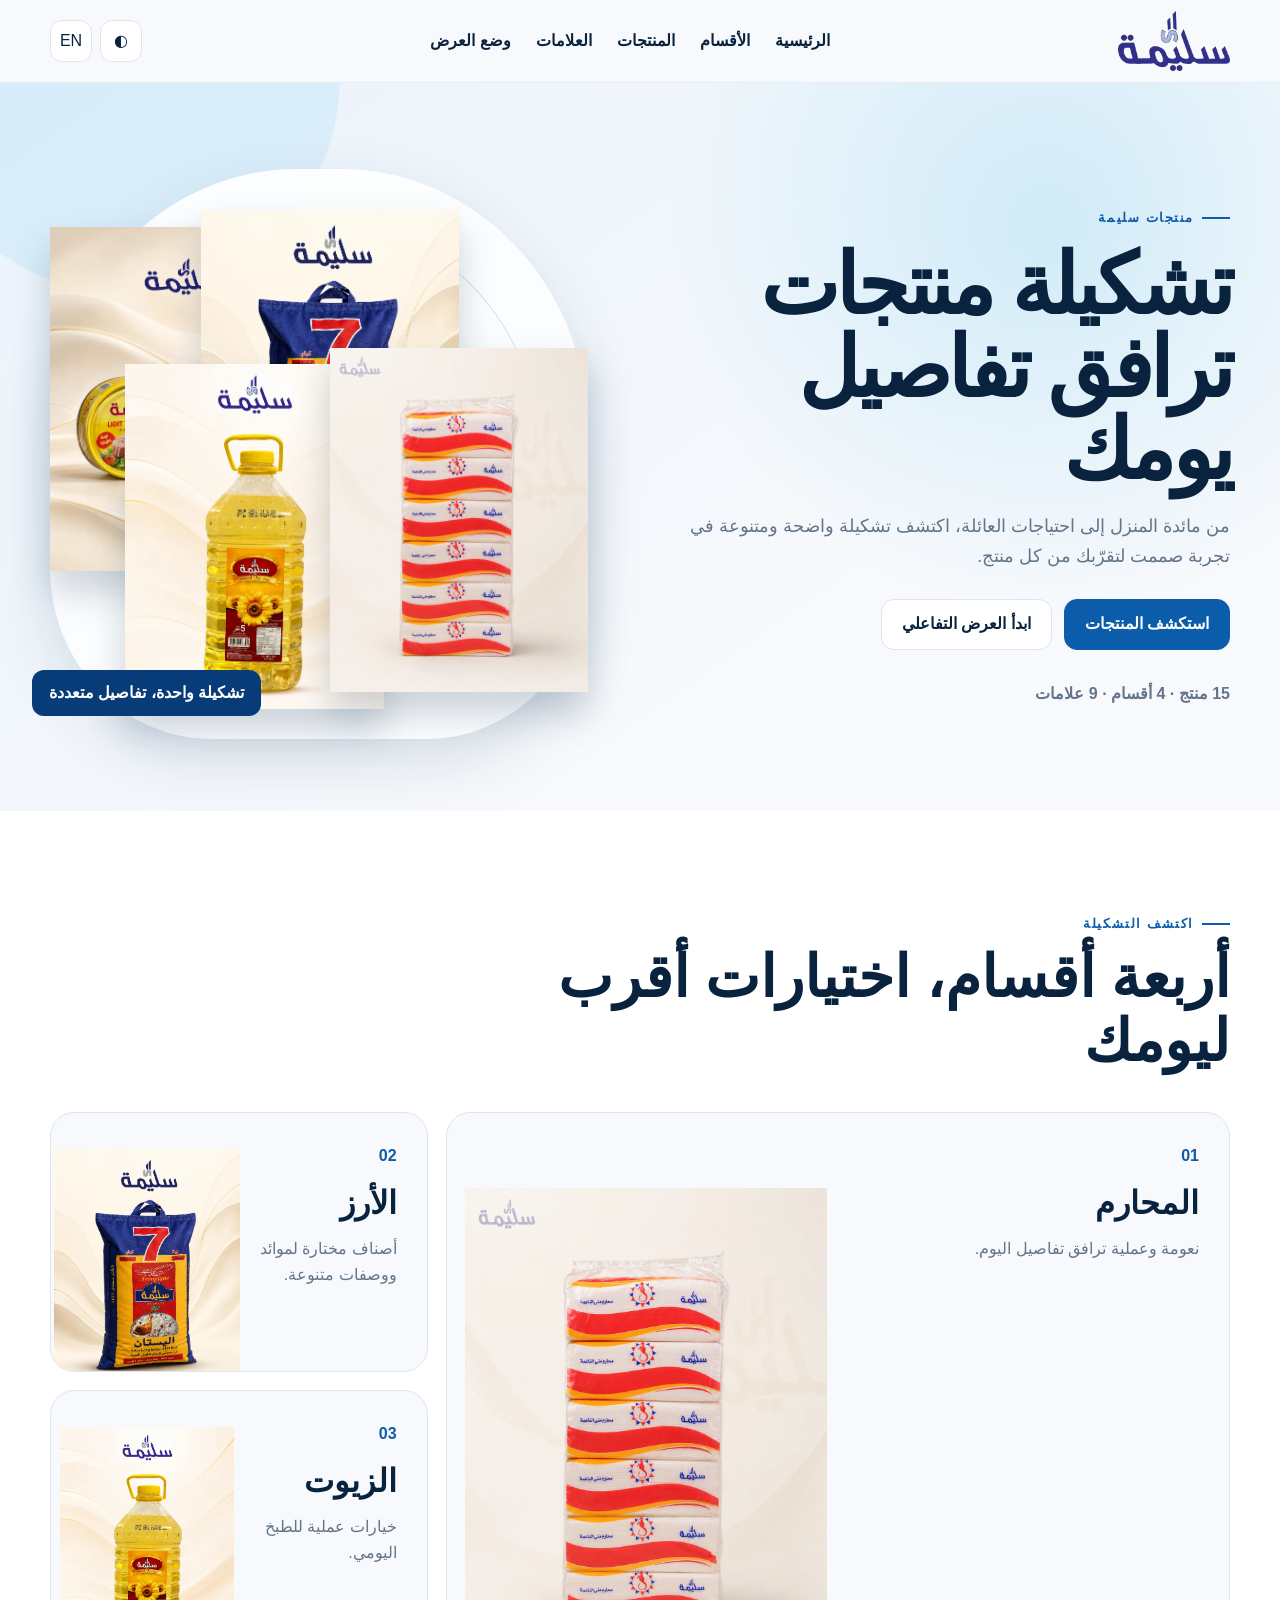
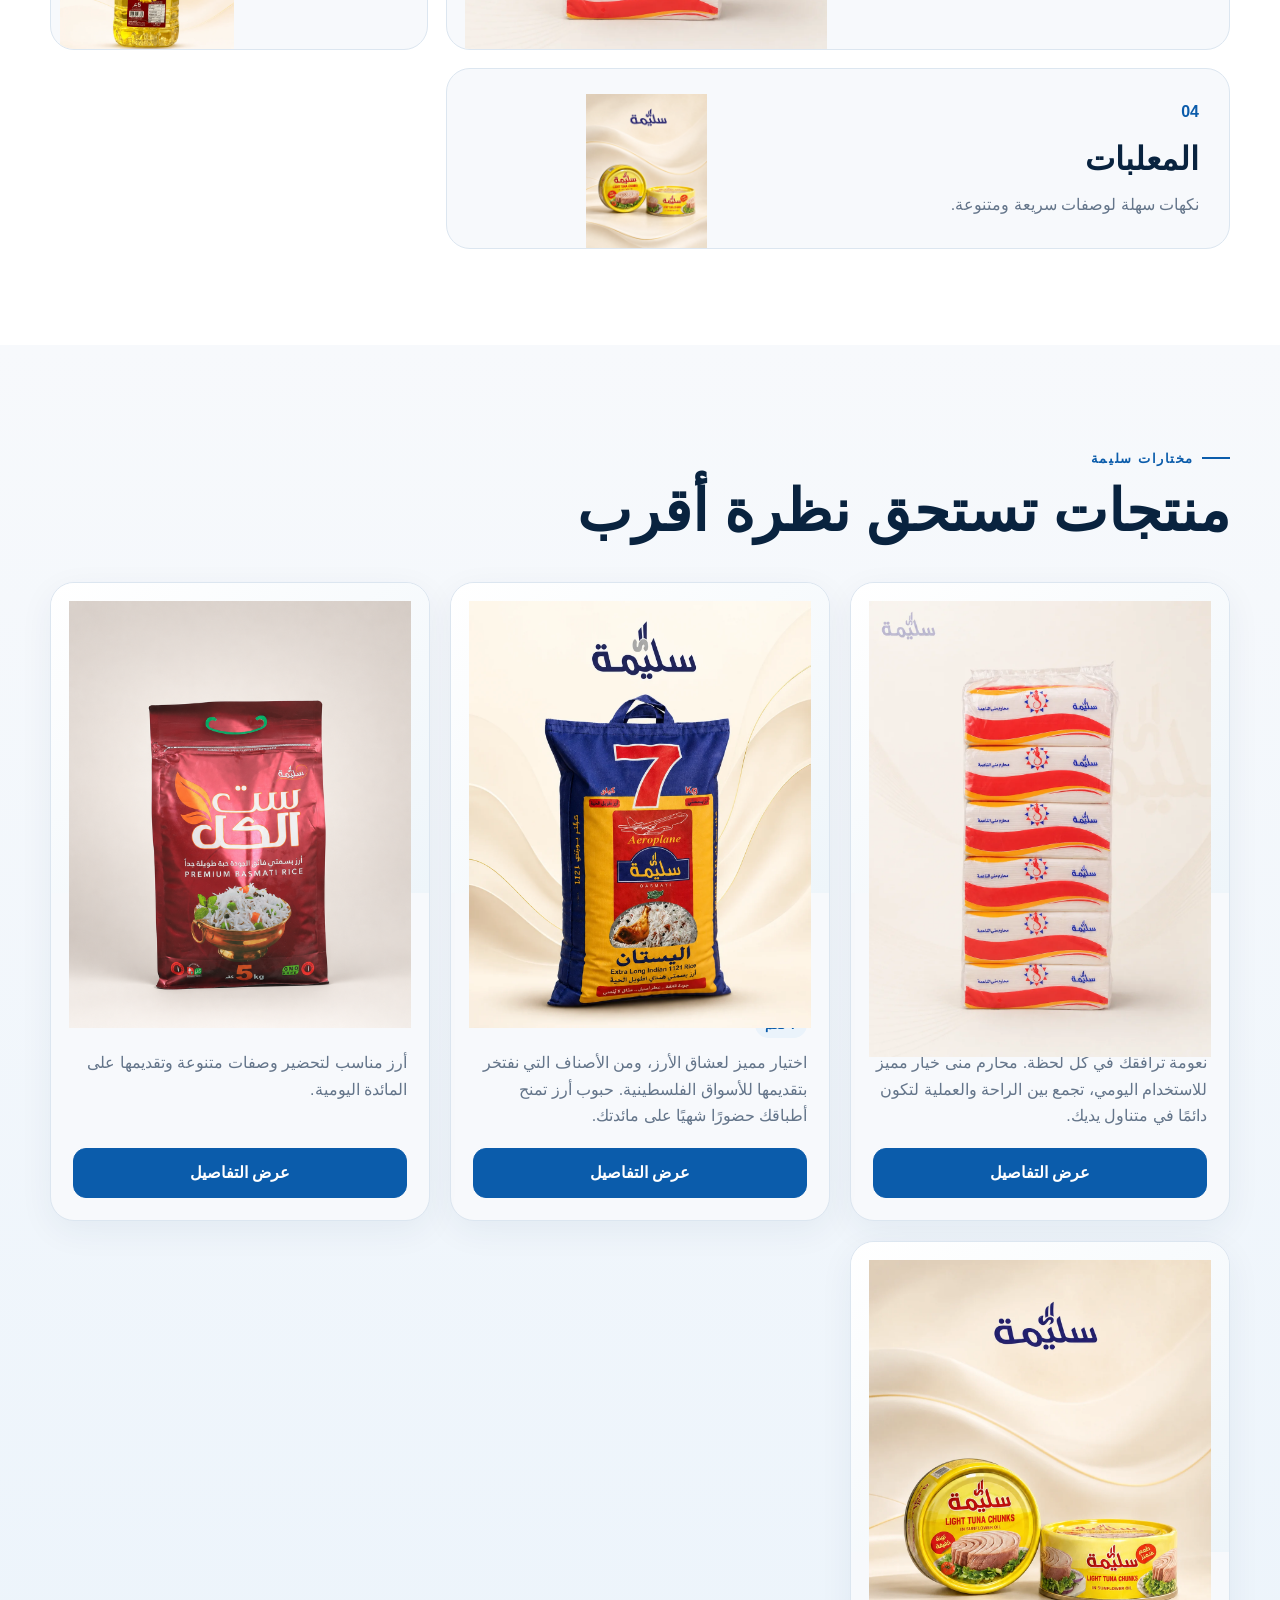
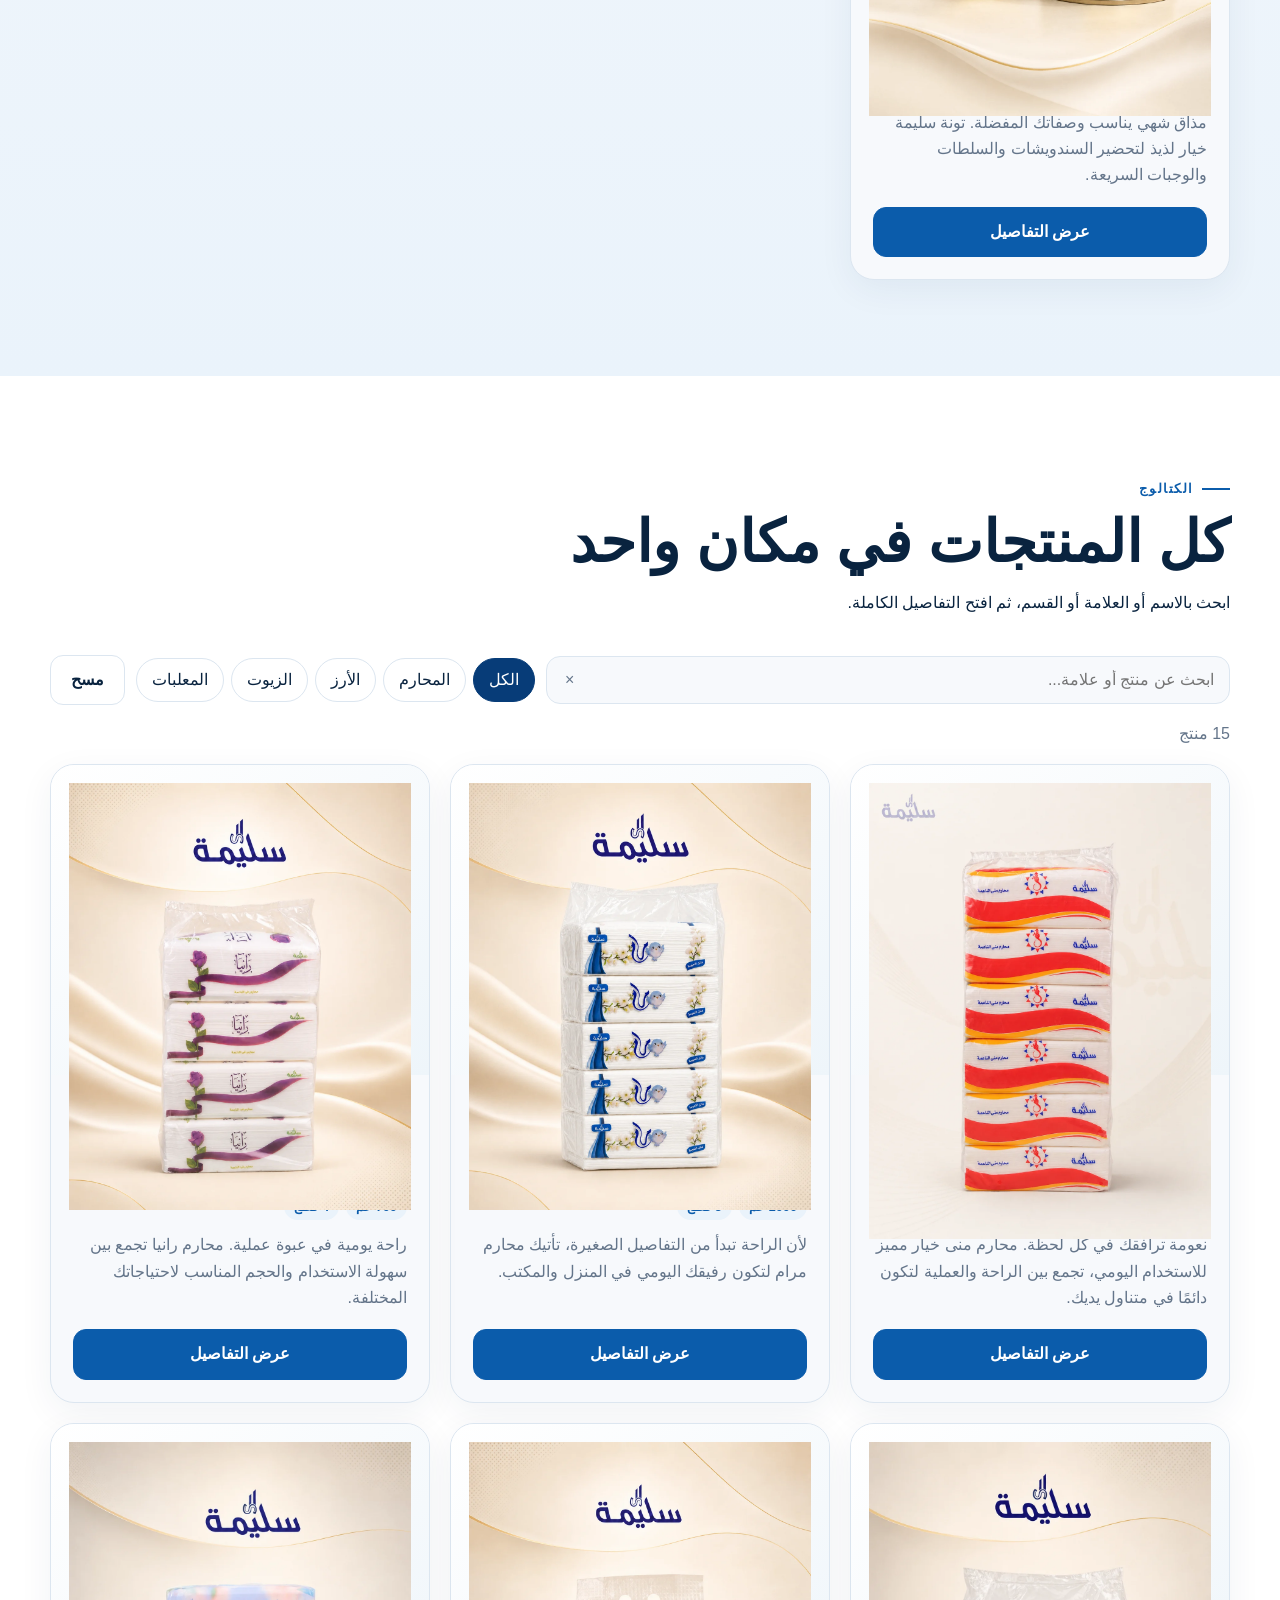
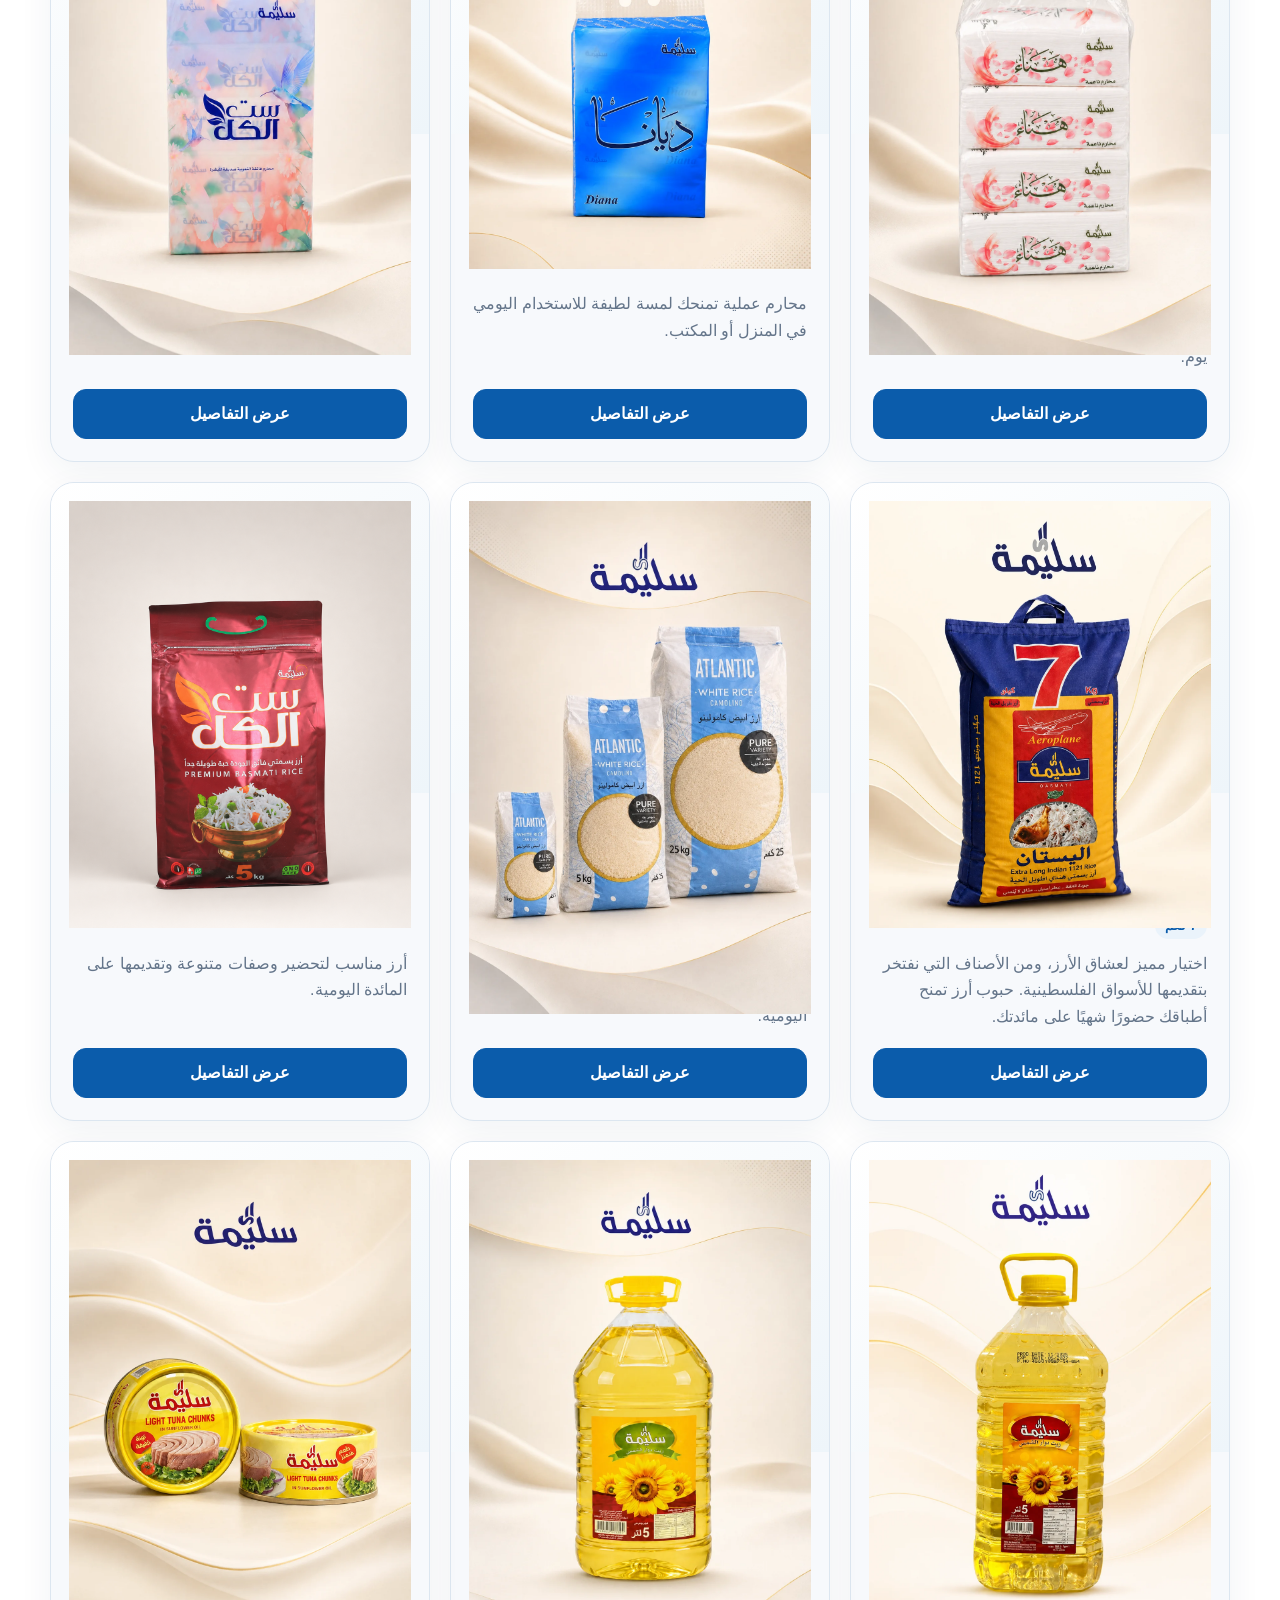
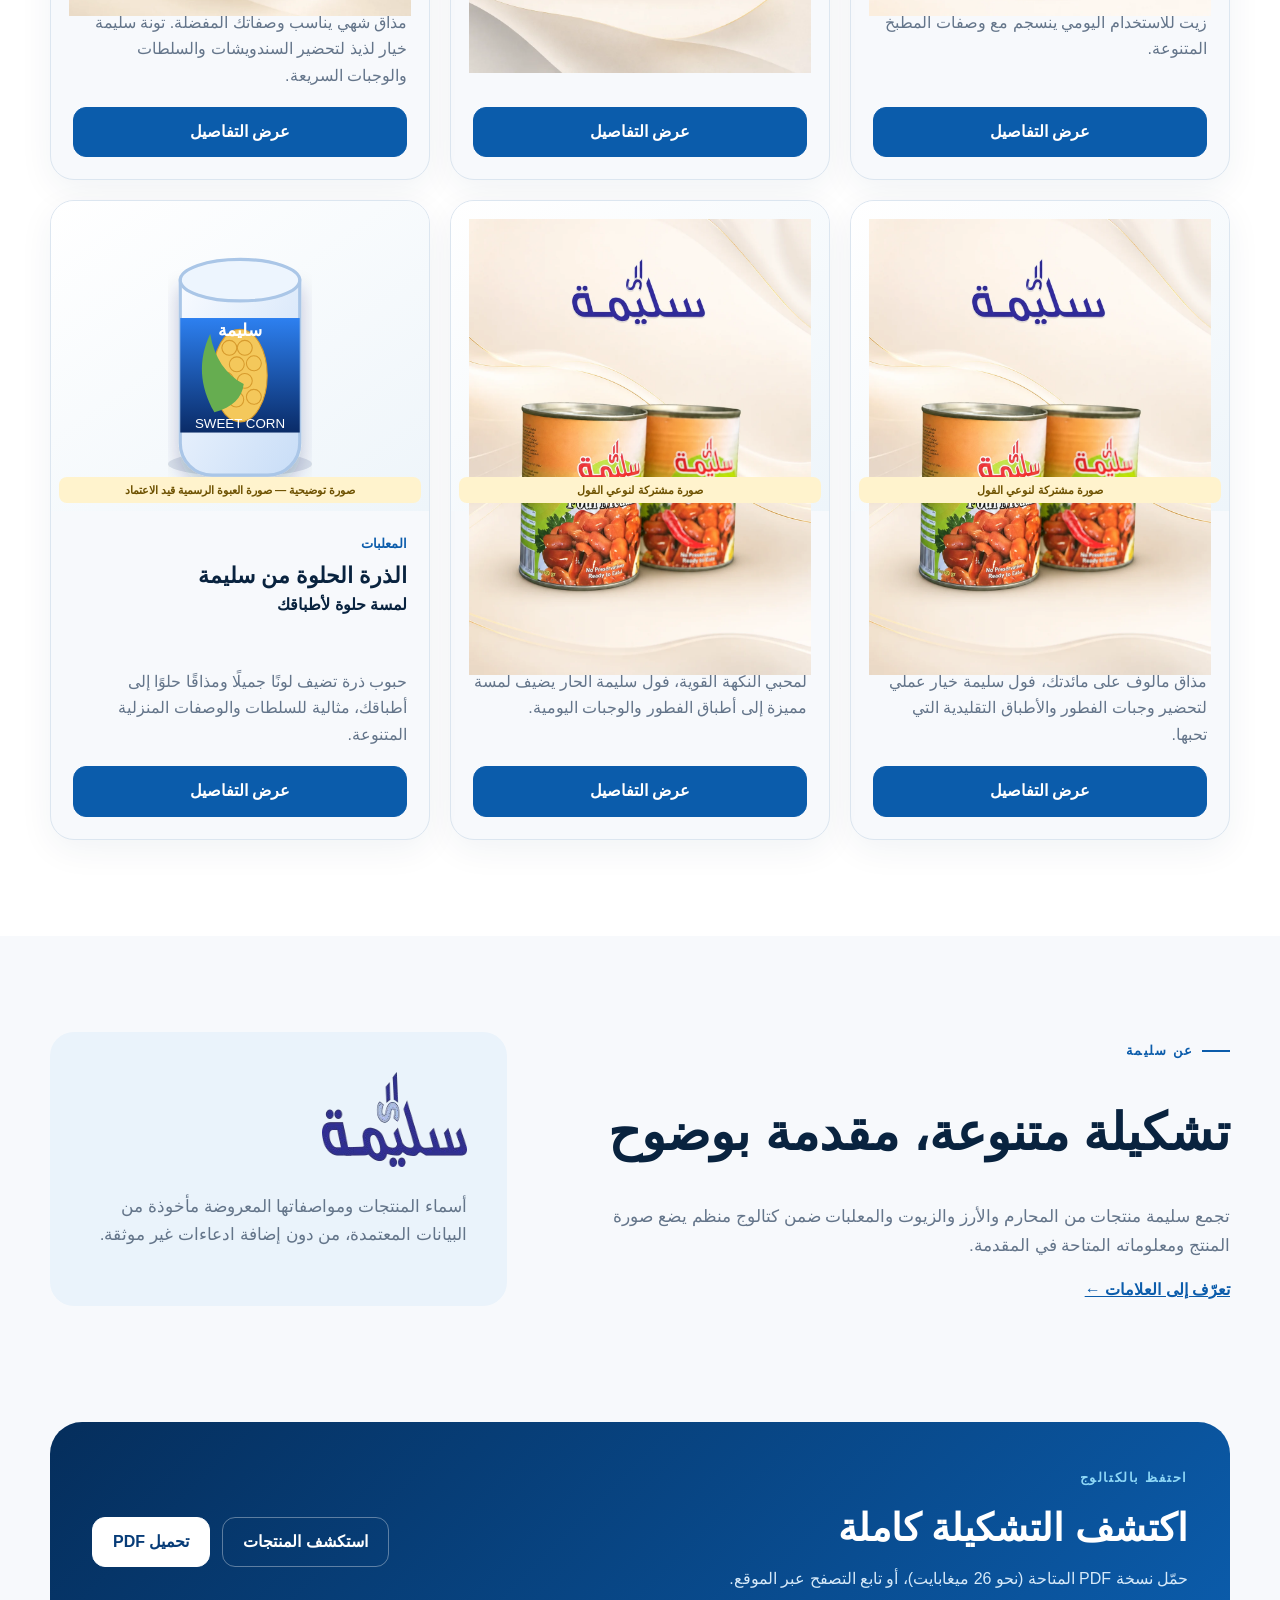
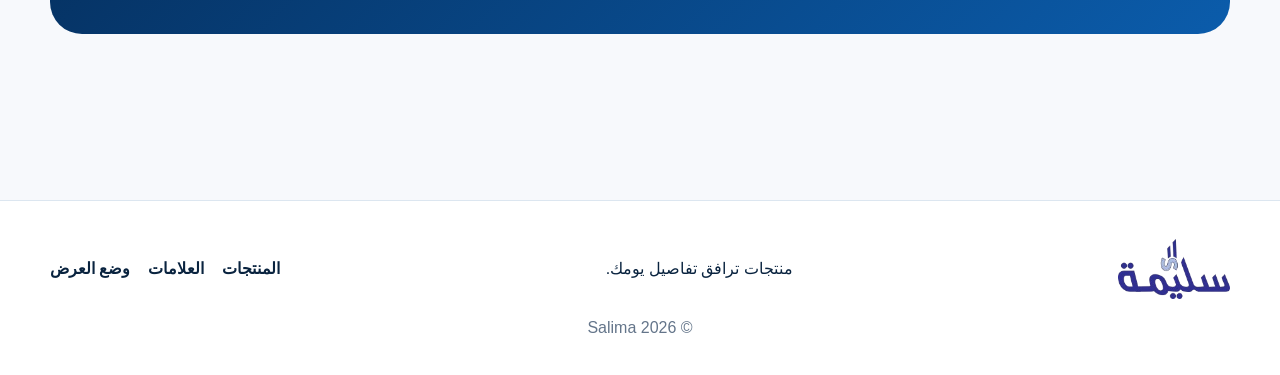
<file: index.html>
<!doctype html>
<html lang="ar" dir="rtl" data-theme="light">
<head>
  <meta charset="utf-8"><meta name="viewport" content="width=device-width,initial-scale=1">
  <meta name="description" content="سليمة — تشكيلة منتجات ترافق تفاصيل يومك."><meta name="theme-color" content="#073c78">
  <meta property="og:site_name" content="سليمة | Salima"><meta property="og:title" content="سليمة | منتجات ترافق تفاصيل يومك"><meta property="og:description" content="اكتشف تشكيلة سليمة من المحارم والأرز والزيوت والمعلبات."><meta property="og:type" content="website"><meta property="og:url" content="https://salima.ahmad150.com/"><meta property="og:image" content="https://salima.ahmad150.com/assets/images/logo.png">
  <meta name="twitter:card" content="summary"><meta name="twitter:title" content="سليمة | منتجات ترافق تفاصيل يومك"><meta name="twitter:image" content="https://salima.ahmad150.com/assets/images/logo.png">
  <link rel="canonical" href="https://salima.ahmad150.com/"><link rel="icon" href="assets/images/logo.png"><link rel="stylesheet" href="css/style.css"><link rel="stylesheet" href="css/review.css"><title>سليمة | منتجات ترافق تفاصيل يومك</title>
</head>
<body><a class="skip-link" href="#main" data-i18n="skip">انتقل إلى المحتوى</a>
<header class="site-header"><div class="container nav-shell"><a class="logo-link" href="index.html" aria-label="سليمة"><img src="assets/images/logo.png" alt="شعار سليمة" width="142" height="76"></a><button class="menu-btn" id="menuBtn" aria-expanded="false" aria-controls="mainNav" aria-label="فتح القائمة">☰</button><nav id="mainNav"><a href="#home" data-i18n="home">الرئيسية</a><a href="#categories" data-i18n="categories">الأقسام</a><a href="#products" data-i18n="products">المنتجات</a><a href="brands.html" data-i18n="brands">العلامات</a><a href="showcase.html" data-i18n="showcase">وضع العرض</a></nav><div class="nav-actions"><button class="icon-btn" id="themeToggle" aria-label="تبديل المظهر">◐</button><button class="language-btn" id="languageToggle" aria-label="Change language">EN</button></div></div></header>
<main id="main">
  <section class="hero" id="home"><div class="hero-orb"></div><div class="container hero-grid"><div class="hero-copy"><span class="eyebrow" data-i18n="heroEyebrow">منتجات سليمة</span><h1 data-i18n="heroTitle">تشكيلة منتجات ترافق تفاصيل يومك</h1><p data-i18n="heroText">من مائدة المنزل إلى احتياجات العائلة، اكتشف تشكيلة واضحة ومتنوعة في تجربة صممت لتقرّبك من كل منتج.</p><div class="actions"><a class="primary-btn" href="#products" data-i18n="browse">استكشف المنتجات</a><a class="secondary-btn" href="showcase.html" data-i18n="startShowcase">ابدأ العرض التفاعلي <span aria-hidden="true">↗</span></a></div><div class="data-strip" id="dataStrip"></div></div><div class="hero-media"><span class="hero-label" data-i18n="heroLabel">تشكيلة واحدة، تفاصيل متعددة</span><div class="hero-products"><img src="assets/products/unified/tissues-mona-stack.webp" alt="محارم منى" fetchpriority="high"><img src="assets/products/unified/rice-aeroplane.webp" alt="أرز البستان AEROPLANE" fetchpriority="high"><img src="assets/products/unified/oil-salima-front.webp" alt="زيت سليمة" fetchpriority="high"><img src="assets/products/unified/canned-tuna.webp" alt="تونة سليمة" fetchpriority="high"></div></div></div></section>
  <section class="section category-section" id="categories"><div class="container"><div class="section-head"><span data-i18n="discover">اكتشف التشكيلة</span><h2 data-i18n="categoryTitle">أربعة أقسام، اختيارات أقرب ليومك</h2></div><div class="category-grid" id="categoryGrid"></div></div></section>
  <section class="section featured-section"><div class="container"><div class="section-head"><span data-i18n="selected">مختارات سليمة</span><h2 data-i18n="selectedTitle">منتجات تستحق نظرة أقرب</h2></div><div class="featured-grid" id="featuredGrid"></div></div></section>
  <section class="section products-section" id="products"><div class="container"><div class="section-head"><span data-i18n="catalog">الكتالوج</span><h2 data-i18n="productsTitle">كل المنتجات في مكان واحد</h2><p data-i18n="productsText">ابحث بالاسم أو العلامة أو القسم، ثم افتح التفاصيل الكاملة.</p></div><div class="catalog-toolbar"><label class="search-box"><span class="sr-only" data-i18n="searchLabel">البحث</span><input id="productSearch" type="search" autocomplete="off" placeholder="ابحث عن منتج..." data-i18n-placeholder="searchPlaceholder"><button id="clearSearch" aria-label="مسح البحث">×</button></label><div class="filter-list" id="filterList"></div><button class="secondary-btn compact" id="clearFilters" data-i18n="clear">مسح</button></div><p class="results-summary" id="resultsSummary" aria-live="polite"></p><div class="products-grid" id="productsGrid"></div><div class="empty-state" id="emptyState" hidden><h3 data-i18n="noResults">لا توجد نتائج مطابقة</h3></div></div></section>
  <section class="section brand-story" id="about"><div class="container story-grid"><div><span class="eyebrow" data-i18n="about">عن سليمة</span><h2 data-i18n="aboutTitle">تشكيلة متنوعة، مقدمة بوضوح</h2><p data-i18n="aboutText">تجمع سليمة منتجات من المحارم والأرز والزيوت والمعلبات ضمن كتالوج منظم يضع صورة المنتج ومعلوماته المتاحة في المقدمة.</p><a class="text-link" href="brands.html" data-i18n="allBrands">تعرّف إلى العلامات ←</a></div><div class="story-note"><img src="assets/images/logo.png" alt="" width="178" height="95" loading="lazy"><p data-i18n="storyNote">أسماء المنتجات ومواصفاتها المعروضة مأخوذة من البيانات المعتمدة، من دون إضافة ادعاءات غير موثقة.</p></div></div></section>
  <section class="section catalog-download"><div class="container download-card"><div><span data-i18n="keepCatalog">احتفظ بالكتالوج</span><h2 data-i18n="pdfTitle">اكتشف التشكيلة كاملة</h2><p data-i18n="pdfText">حمّل نسخة PDF المتاحة (نحو 26 ميغابايت)، أو تابع التصفح عبر الموقع.</p></div><div class="actions"><a class="secondary-btn" href="#products" data-i18n="browse">استكشف المنتجات</a><a class="primary-btn light" href="assets/catalog/salima-catalog.pdf" download data-i18n="download">تحميل PDF</a></div></div></section>
</main>
<footer><div class="container footer-grid"><a class="logo-link" href="index.html"><img src="assets/images/logo.png" alt="شعار سليمة" width="142" height="76" loading="lazy"></a><p data-i18n="footerText">منتجات ترافق تفاصيل يومك.</p><nav><a href="#products" data-i18n="products">المنتجات</a><a href="brands.html" data-i18n="brands">العلامات</a><a href="showcase.html" data-i18n="showcase">وضع العرض</a></nav></div><p class="copyright">© <span id="year"></span> Salima</p></footer>
<dialog class="product-modal" id="productModal" aria-labelledby="modalTitle"><div class="modal-card"><button class="modal-close" id="modalClose" aria-label="إغلاق">×</button><div class="modal-media"><img id="modalImage" alt=""></div><div class="modal-copy"><span class="product-category" id="modalCategory"></span><h2 id="modalTitle"></h2><p class="tagline" id="modalTagline"></p><div class="spec-chips" id="modalSpecs"></div><p id="modalDescription"></p><div class="modal-actions"><button class="secondary-btn" id="shareProduct" data-i18n="share">مشاركة</button><button class="secondary-btn" id="copyProduct" data-i18n="copy">نسخ الرابط</button><a class="primary-btn" id="productPageLink" href="product.html" data-i18n="openPage">عرض التفاصيل</a></div></div></div></dialog><div class="toast" id="toast" role="status" aria-live="polite"></div>
<script src="js/products.js"></script><script src="js/main.js"></script></body></html>
</file>
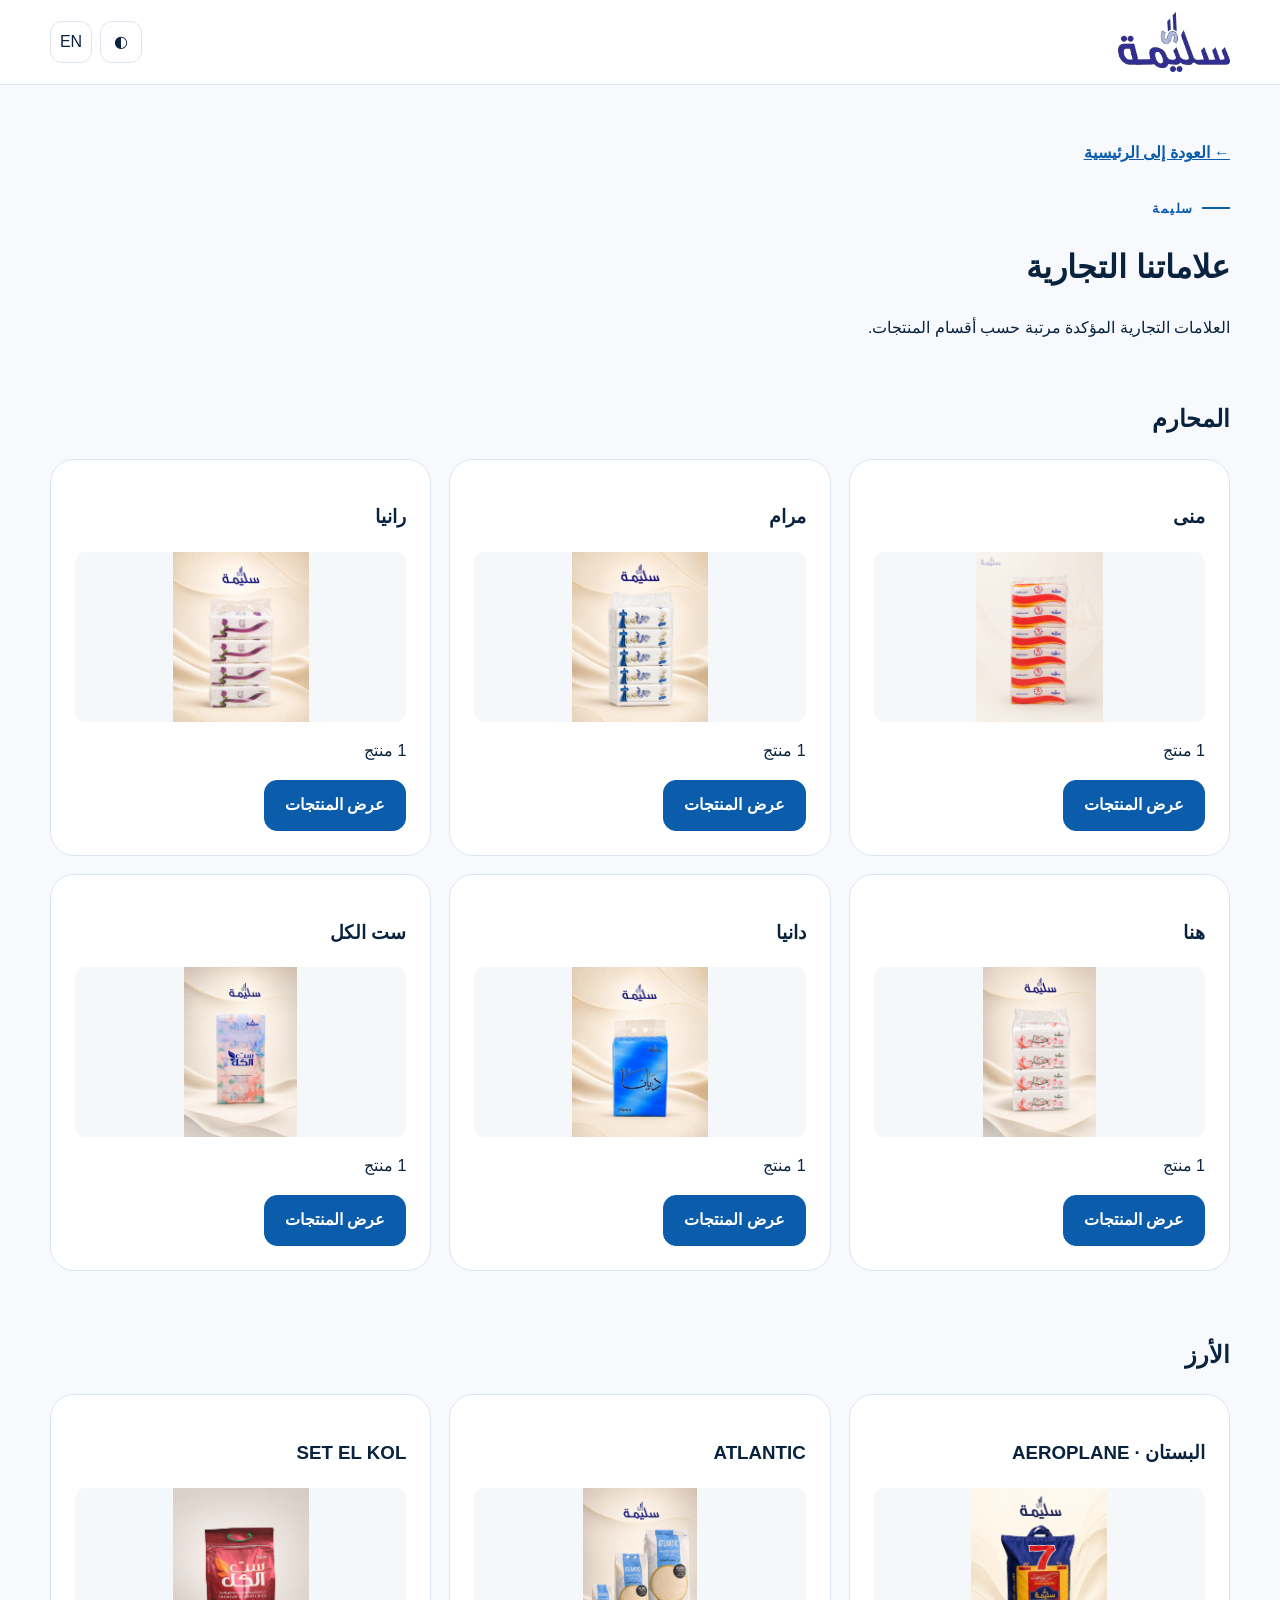
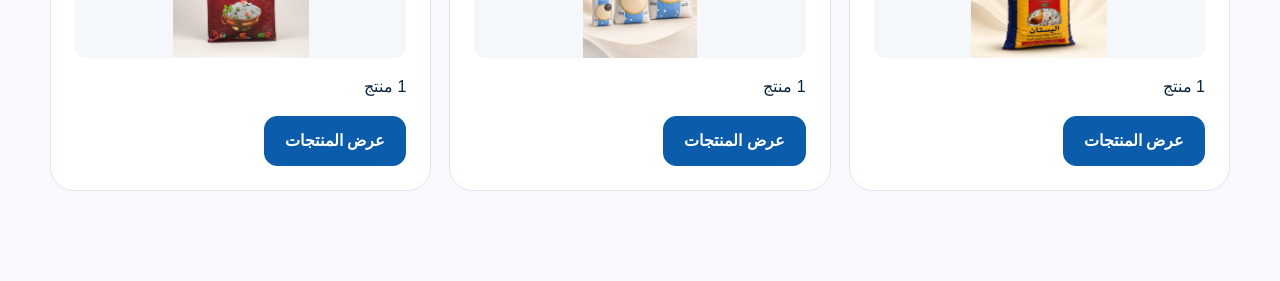
<file: brands.html>
<!doctype html>
<html lang="ar" dir="rtl" data-theme="light">
<head>
  <meta charset="utf-8"><meta name="viewport" content="width=device-width,initial-scale=1">
  <meta name="description" content="علامات سليمة التجارية والمنتجات التابعة لكل علامة.">
  <meta property="og:site_name" content="سليمة | Salima"><meta property="og:title" content="علاماتنا التجارية | سليمة"><meta property="og:type" content="website"><meta property="og:url" content="https://salima.ahmad150.com/brands.html"><meta property="og:image" content="https://salima.ahmad150.com/assets/images/logo.png"><link rel="canonical" href="https://salima.ahmad150.com/brands.html">
  <link rel="icon" href="assets/images/logo.png" type="image/png"><link rel="stylesheet" href="css/style.css"><title>علاماتنا التجارية | سليمة</title>
</head>
<body class="brands-page-body">
  <header class="page-header"><div class="container"><a class="logo-link" href="index.html"><img src="assets/images/logo.png" alt="شعار سليمة" width="142" height="76"></a><div class="nav-actions"><button class="icon-btn" id="pageTheme" type="button" aria-label="تبديل المظهر">◐</button><button class="language-btn" id="pageLanguage" type="button" aria-label="Change language">EN</button></div></div></header>
  <main class="page-main"><div class="container"><a class="back-link" href="index.html" id="backLink">← العودة إلى الرئيسية</a><div class="section-head"><span id="pageKicker">سليمة</span><h1 id="pageTitle">علاماتنا التجارية</h1><p id="pageIntro">العلامات التجارية المؤكدة مرتبة حسب أقسام المنتجات.</p></div><div class="brand-filter-banner" id="brandFilterBanner" hidden></div><div class="brands-groups" id="brandsGroups"></div></div></main>
  <script src="js/products.js"></script><script src="js/brands.js"></script>
</body>
</html>
</file>
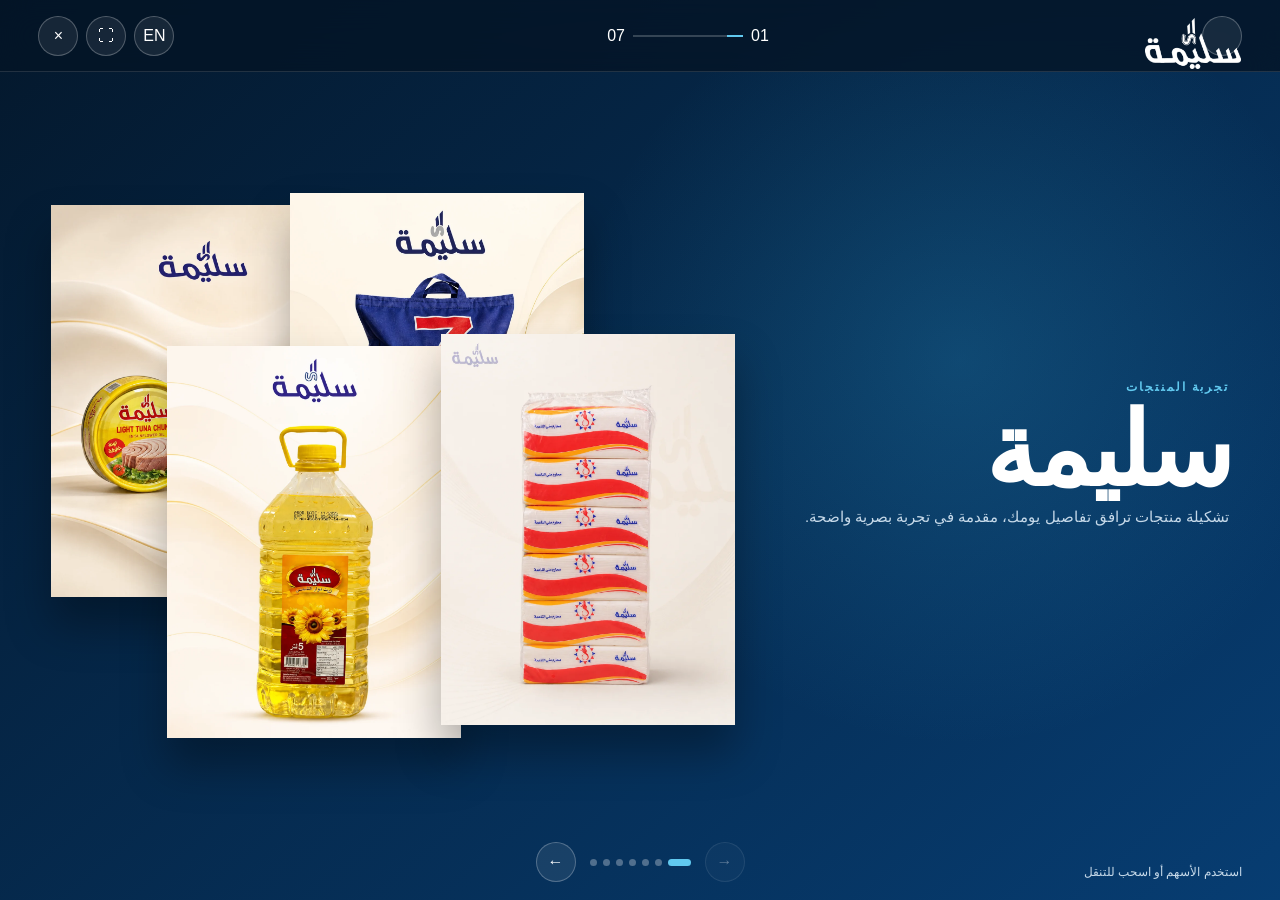
<file: showcase.html>
<!doctype html>
<html lang="ar" dir="rtl">
<head>
  <meta charset="utf-8">
  <meta name="viewport" content="width=device-width,initial-scale=1">
  <meta name="description" content="عرض تفاعلي لمنتجات سليمة">
  <meta property="og:title" content="عرض سليمة التفاعلي">
  <meta property="og:description" content="تجربة عرض لمنتجات سليمة وأقسامها">
  <meta property="og:type" content="website">
  <meta property="og:url" content="https://salima.ahmad150.com/showcase.html">
  <meta property="og:image" content="https://salima.ahmad150.com/assets/images/logo.png">
  <link rel="canonical" href="https://salima.ahmad150.com/showcase.html">
  <link rel="icon" href="assets/images/logo.png">
  <link rel="stylesheet" href="css/showcase.css">
  <title>عرض سليمة التفاعلي</title>
</head>
<body>
  <header class="showcase-bar">
    <a href="index.html" class="show-logo" aria-label="سليمة"><img src="assets/images/logo.png" alt="سليمة"></a>
    <div class="show-progress"><span id="currentSlide">01</span><i><b id="progressBar"></b></i><span id="totalSlides">07</span></div>
    <div>
      <button id="showLanguage" aria-label="Change language">EN</button>
      <button id="fullscreen" aria-label="ملء الشاشة">⛶</button>
      <a href="index.html" aria-label="إغلاق العرض">×</a>
    </div>
  </header>
  <main class="showcase" id="showcase" aria-live="polite"></main>
  <nav class="show-controls" aria-label="التنقل بين المشاهد">
    <button id="prev" aria-label="السابق">→</button><div id="dots"></div><button id="next" aria-label="التالي">←</button>
  </nav>
  <p class="show-hint" id="hint">استخدم الأسهم أو اسحب للتنقل</p>
  <script src="js/products.js"></script>
  <script src="js/showcase.js"></script>
</body>
</html>
</file>
<file: css/style.css>
:root{--navy:#073c78;--blue:#0b5cab;--cyan:#3eb7e8;--ink:#09233f;--muted:#64758a;--bg:#f7f9fc;--surface:#fff;--soft:#eaf3fb;--line:#dce6f0;--shadow:0 22px 60px rgba(5,45,88,.13);--radius:24px}html[data-theme=dark]{--ink:#f4f8fc;--muted:#afc0d2;--bg:#071626;--surface:#0d2135;--soft:#102b47;--line:#23415e;--navy:#64bdf0;--blue:#73c9f3;--shadow:0 22px 60px rgba(0,0,0,.28)}*{box-sizing:border-box}html{scroll-behavior:smooth}body{margin:0;background:var(--bg);color:var(--ink);font-family:Tajawal,Arial,sans-serif;line-height:1.65}img{max-width:100%;display:block}button,input{font:inherit}button,a{color:inherit}.container{width:min(1180px,calc(100% - 40px));margin:auto}.section{padding:96px 0}.skip-link{position:fixed;z-index:99;top:8px;inset-inline-start:8px;transform:translateY(-150%);padding:10px;background:var(--surface)}.skip-link:focus{transform:none}.site-header{position:sticky;z-index:30;top:0;border-bottom:1px solid color-mix(in srgb,var(--line) 75%,transparent);background:color-mix(in srgb,var(--bg) 88%,transparent);backdrop-filter:blur(18px)}.nav-shell{height:82px;display:flex;align-items:center;gap:28px}.logo-link img{width:112px;height:60px;object-fit:contain}.nav-shell nav{display:flex;align-items:center;gap:25px;margin-inline:auto}.nav-shell nav a,.footer-grid a{text-decoration:none;font-weight:700}.nav-actions{display:flex;gap:8px}.icon-btn,.language-btn,.menu-btn{min-width:42px;height:42px;border:1px solid var(--line);border-radius:12px;background:var(--surface);cursor:pointer}.menu-btn{display:none}.hero{position:relative;overflow:hidden;padding:86px 0 72px;background:radial-gradient(circle at 82% 20%,rgba(62,183,232,.2),transparent 32%),linear-gradient(145deg,var(--soft),var(--bg) 67%)}.hero-orb{position:absolute;width:430px;height:430px;border-radius:50%;inset:-220px auto auto -90px;background:rgba(62,183,232,.11)}.hero-grid{display:grid;grid-template-columns:1.03fr .97fr;gap:70px;align-items:center}.hero-copy{position:relative;z-index:1}.eyebrow,.section-head>span,.download-card>div>span{display:inline-flex;align-items:center;gap:8px;color:var(--blue);font-size:.82rem;font-weight:800;letter-spacing:.12em;text-transform:uppercase}.eyebrow:before,.section-head>span:before{content:"";width:28px;height:2px;background:currentColor}.hero h1{max-width:700px;margin:15px 0 20px;font-size:clamp(3rem,6.6vw,6rem);line-height:.98;letter-spacing:-.045em}.hero p{max-width:630px;color:var(--muted);font-size:1.12rem}.actions{display:flex;flex-wrap:wrap;gap:12px;margin-top:28px}.primary-btn,.secondary-btn,.product-button{min-height:48px;display:inline-flex;align-items:center;justify-content:center;gap:9px;padding:11px 20px;border-radius:13px;text-decoration:none;font-weight:800;cursor:pointer}.primary-btn,.product-button{border:1px solid var(--blue);background:var(--blue);color:#fff}.secondary-btn{border:1px solid var(--line);background:var(--surface);color:var(--ink)}.secondary-btn.compact{min-height:44px}.primary-btn.light{border-color:#fff;background:#fff;color:#073c78}.data-strip{margin-top:31px;color:var(--muted);font-weight:700}.hero-media{position:relative;display:grid;place-items:center;min-height:570px;border-radius:46% 46% 30% 30%;background:linear-gradient(145deg,#fff,rgba(255,255,255,.56));box-shadow:var(--shadow)}.hero-media:before{content:"";position:absolute;inset:9%;border:1px solid rgba(11,92,171,.16);border-radius:50%}.hero-media img{position:relative;width:92%;height:550px;object-fit:contain;filter:drop-shadow(0 25px 25px rgba(7,40,70,.18))}.hero-label{position:absolute;z-index:2;bottom:23px;inset-inline-end:-18px;padding:10px 17px;border-radius:12px;background:var(--navy);color:#fff;font-weight:800}.section-head{max-width:720px;margin-bottom:38px}.section-head h2{margin:10px 0 0;font-size:clamp(2rem,4.5vw,3.8rem);line-height:1.12}.category-section{background:var(--surface)}.category-grid{display:grid;grid-template-columns:1.35fr .65fr;grid-template-rows:repeat(2,260px);gap:18px}.category-card{position:relative;display:flex;overflow:hidden;min-width:0;padding:30px;border:1px solid var(--line);border-radius:var(--radius);background:var(--bg);text-decoration:none}.category-card:first-child{grid-row:1/3}.category-card div{position:relative;z-index:2;max-width:55%}.category-card span{color:var(--blue);font-weight:800}.category-card h3{margin:8px 0 6px;font-size:2rem}.category-card p{margin:0;color:var(--muted)}.category-card img{position:absolute;width:55%;height:90%;inset-inline-end:-2%;bottom:-4%;object-fit:contain;transition:transform .3s}.category-card:hover img{transform:translateY(-8px) scale(1.03)}.featured-section{background:linear-gradient(180deg,var(--bg),var(--soft))}.featured-grid{display:grid;grid-template-columns:repeat(3,minmax(0,1fr));gap:20px}.products-section{background:var(--surface)}.catalog-toolbar{display:flex;flex-wrap:wrap;gap:11px;align-items:center;margin-bottom:16px}.search-box{display:flex;flex:1 1 320px;min-height:48px;border:1px solid var(--line);border-radius:14px;background:var(--bg);overflow:hidden}.search-box input{width:100%;border:0;padding:10px 15px;background:transparent;color:var(--ink);outline:0}.search-box button{width:48px;border:0;background:transparent;color:var(--muted);cursor:pointer}.filter-list{display:flex;flex-wrap:wrap;gap:7px}.filter-btn{min-height:44px;padding:8px 15px;border:1px solid var(--line);border-radius:99px;background:var(--surface);color:var(--ink);cursor:pointer}.filter-btn.active{background:var(--navy);border-color:var(--navy);color:#fff}.results-summary{color:var(--muted)}.products-grid{display:grid;grid-template-columns:repeat(3,minmax(0,1fr));gap:20px}.product-card{display:flex;min-width:0;flex-direction:column;overflow:hidden;border:1px solid var(--line);border-radius:var(--radius);background:var(--bg);box-shadow:0 10px 35px rgba(5,45,88,.06);transition:transform .25s,box-shadow .25s}.product-card:hover{transform:translateY(-5px);box-shadow:var(--shadow)}.product-media{display:grid;height:310px;place-items:center;padding:18px;background:linear-gradient(145deg,#fff,#eef5fa)}.product-media img{width:100%;height:100%;object-fit:contain}.product-body{display:flex;flex:1;flex-direction:column;padding:22px}.product-category{color:var(--blue);font-size:.8rem;font-weight:800}.product-body h3{margin:7px 0 2px;font-size:1.35rem;line-height:1.3}.tagline{margin:0 0 12px;color:var(--ink);font-weight:700}.spec-chips{display:flex;flex-wrap:wrap;gap:7px;min-height:27px;margin-bottom:12px}.spec-chips span{padding:3px 10px;border-radius:99px;background:var(--soft);color:var(--blue);font-size:.8rem;font-weight:800}.product-description{display:-webkit-box;min-height:76px;margin:0 0 18px;overflow:hidden;color:var(--muted);-webkit-line-clamp:3;-webkit-box-orient:vertical}.product-button{width:100%;margin-top:auto}.empty-state{padding:50px;border:1px dashed var(--line);border-radius:var(--radius);text-align:center}.story-grid{display:grid;grid-template-columns:1fr .7fr;gap:70px;align-items:center}.story-grid h2{font-size:clamp(2.2rem,4vw,4rem);line-height:1.08}.story-grid p{color:var(--muted);font-size:1.08rem}.text-link{color:var(--blue);font-weight:800}.story-note{padding:40px;border-radius:var(--radius);background:var(--soft)}.story-note img{width:145px;margin-bottom:25px}.catalog-download{padding-top:20px}.download-card{display:flex;align-items:center;justify-content:space-between;gap:28px;padding:42px;border-radius:32px;background:linear-gradient(135deg,#052e5c,#0b5cab);color:#fff}.download-card h2{margin:6px 0;font-size:2.4rem}.download-card p{margin:0;color:#d5e9f9}.download-card>div>span{color:#8ed7f6}.download-card .secondary-btn{border-color:rgba(255,255,255,.35);background:transparent;color:#fff}footer{margin-top:70px;padding:38px 0 18px;border-top:1px solid var(--line);background:var(--surface)}.footer-grid{display:flex;align-items:center;justify-content:space-between;gap:20px}.footer-grid nav{display:flex;gap:18px}.copyright{text-align:center;color:var(--muted)}.product-modal{width:min(980px,calc(100% - 24px));max-height:90vh;padding:0;border:0;border-radius:28px;background:var(--surface);color:var(--ink);box-shadow:var(--shadow)}.product-modal::backdrop{background:rgba(3,15,28,.75);backdrop-filter:blur(5px)}.modal-card{position:relative;display:grid;grid-template-columns:.9fr 1.1fr;max-height:90vh;overflow:auto}.modal-close{position:absolute;z-index:2;top:14px;inset-inline-end:14px;width:42px;height:42px;border:1px solid var(--line);border-radius:50%;background:var(--surface);color:var(--ink);cursor:pointer}.modal-media{display:grid;min-height:520px;place-items:center;padding:30px;background:#f3f7fa}.modal-media img{width:100%;height:100%;max-height:500px;object-fit:contain}.modal-copy{padding:65px 36px 36px}.modal-copy h2{margin:6px 0;font-size:2.3rem}.modal-copy>p:last-of-type{color:var(--muted)}.toast{position:fixed;z-index:100;inset:auto 50% 24px auto;transform:translate(50%,30px);padding:11px 18px;border-radius:12px;background:var(--ink);color:var(--bg);opacity:0;pointer-events:none;transition:.2s}.toast.show{transform:translate(50%,0);opacity:1}
.page-header{border-bottom:1px solid var(--line);background:var(--surface)}.page-header .container{min-height:84px;display:flex;align-items:center;justify-content:space-between}.page-main{padding:55px 0 90px}.back-link{display:inline-block;margin-bottom:25px;color:var(--blue);font-weight:800}.product-page-card{display:grid;grid-template-columns:.95fr 1.05fr;gap:55px}.product-page-image-wrap{display:grid;min-height:580px;place-items:center;border-radius:32px;background:linear-gradient(145deg,#fff,#edf4f8)}.product-page-image{width:100%;height:560px;padding:28px;object-fit:contain}.product-page-copy h1{margin:8px 0;font-size:clamp(2.4rem,5vw,4.5rem);line-height:1.05}.product-page-description{color:var(--muted);font-size:1.08rem}.product-page-meta,.product-page-details{display:flex;flex-wrap:wrap;gap:9px}.product-page-meta span,.product-page-details article{padding:8px 13px;border-radius:12px;background:var(--soft)}.product-page-details article h3,.product-page-details article p{display:inline;margin:0}.product-page-details article h3{margin-inline-end:5px;font-size:.85rem}.related-section{margin-top:70px}.status-message{padding:50px;border:1px solid var(--line);border-radius:var(--radius);text-align:center}.brands-groups{display:grid;gap:44px}.brands-grid{display:grid;grid-template-columns:repeat(3,1fr);gap:18px}.brand-full-card{padding:24px;border:1px solid var(--line);border-radius:var(--radius);background:var(--surface)}.brand-product-images{display:flex;height:170px;gap:8px;margin:15px 0}.brand-product-images img{min-width:0;flex:1;object-fit:contain;background:#f5f8fa;border-radius:10px}.brand-filter-banner{margin-bottom:25px;padding:16px;border-radius:14px;background:var(--soft)}
button:focus-visible,a:focus-visible,input:focus-visible{outline:3px solid var(--cyan);outline-offset:3px}@media(max-width:1024px){.products-grid,.featured-grid{grid-template-columns:repeat(2,1fr)}.hero-grid{gap:35px}.hero-media{min-height:500px}.hero-media img{height:470px}.category-grid{grid-template-columns:1fr 1fr}.category-card:first-child{grid-row:auto}.category-card{height:260px}.brands-grid{grid-template-columns:repeat(2,1fr)}}@media(max-width:768px){.container{width:min(100% - 24px,1180px)}.section{padding:68px 0}.nav-shell{gap:10px}.nav-shell>.logo-link{margin-inline-end:auto}.nav-shell nav{position:absolute;top:74px;inset-inline:12px;display:none;flex-direction:column;align-items:stretch;padding:18px;border:1px solid var(--line);border-radius:16px;background:var(--surface);box-shadow:var(--shadow)}.nav-shell nav.open{display:flex}.menu-btn{display:block}.hero{padding:55px 0}.hero-grid,.story-grid,.product-page-card{grid-template-columns:1fr}.hero h1{font-size:clamp(2.6rem,12vw,4.5rem)}.hero-media{min-height:410px}.hero-media img{height:390px}.hero-label{inset-inline-end:8px}.category-grid{grid-template-columns:1fr;grid-template-rows:none}.category-card{height:240px}.featured-grid,.products-grid{grid-template-columns:repeat(2,minmax(0,1fr))}.product-media{height:260px}.download-card,.footer-grid{align-items:flex-start;flex-direction:column}.modal-card{grid-template-columns:1fr}.modal-media{min-height:320px}.modal-copy{padding:35px 24px}.product-page-image-wrap{min-height:390px}.product-page-image{height:380px}}@media(max-width:520px){.logo-link img{width:92px}.nav-actions{gap:4px}.hero h1{font-size:2.75rem}.hero p{font-size:1rem}.hero-media{min-height:350px}.hero-media img{height:330px}.data-strip{font-size:.9rem}.category-card div{max-width:62%}.category-card img{width:52%}.featured-grid,.products-grid,.brands-grid{grid-template-columns:1fr}.product-media{height:320px}.download-card{padding:28px}.download-card h2{font-size:2rem}.footer-grid nav{flex-wrap:wrap}.modal-media{min-height:290px}.product-page-image-wrap{min-height:330px}.product-page-image{height:320px}}@media(prefers-reduced-motion:reduce){*,*:before,*:after{scroll-behavior:auto!important;animation-duration:.01ms!important;transition-duration:.01ms!important}}
</file>
<file: css/review.css>
.hero-products{position:relative;width:100%;height:550px}
.hero-products img{position:absolute!important;width:48%!important;height:70%!important;padding:0!important;object-fit:contain;filter:drop-shadow(0 20px 18px rgba(7,40,70,.2))}
.hero-products img:nth-child(1){inset-inline-start:0;bottom:3%;z-index:4}.hero-products img:nth-child(2){inset-inline-start:24%;top:0;z-index:2}.hero-products img:nth-child(3){inset-inline-end:14%;bottom:0;z-index:3}.hero-products img:nth-child(4){inset-inline-end:0;top:5%;z-index:1}
.product-media{position:relative}.image-note{position:absolute;inset:auto 8px 8px;padding:4px 8px;border-radius:8px;background:#fff3cd;color:#6d5100;font-size:.7rem;font-weight:800;text-align:center}
.hero-label{z-index:10!important}
.sr-only{position:absolute;width:1px;height:1px;padding:0;margin:-1px;overflow:hidden;clip:rect(0,0,0,0);white-space:nowrap;border:0}
@media(max-width:768px){.hero-products{height:390px}}@media(max-width:520px){.hero-products{height:330px}}
</file>
<file: css/showcase.css>
:root{--navy:#062f5e;--cyan:#61c9ef;--muted:#c6d9e9}
*{box-sizing:border-box}
html,body{width:100%;height:100%;margin:0;overflow:hidden}
body{background:#061b31;color:#fff;font-family:Arial,sans-serif}
button,a{font:inherit}
.showcase-bar{position:fixed;z-index:20;top:0;inset-inline:0;height:72px;display:flex;align-items:center;justify-content:space-between;padding:8px 3vw;border-bottom:1px solid rgba(255,255,255,.12);background:rgba(4,21,38,.8);backdrop-filter:blur(16px)}
.show-logo img{width:96px;height:54px;object-fit:contain;filter:brightness(0) invert(1)}
.showcase-bar>div{display:flex;align-items:center;gap:8px}
.showcase-bar button,.showcase-bar a,.show-controls button{display:grid;place-items:center;width:40px;height:40px;border:1px solid rgba(255,255,255,.25);border-radius:50%;background:rgba(255,255,255,.08);color:#fff;text-decoration:none;cursor:pointer}
.show-progress i{display:block;width:110px;height:2px;background:rgba(255,255,255,.2)}
.show-progress b{display:block;width:14.28%;height:100%;background:var(--cyan);transition:width .25s}
.showcase{height:100%}
.scene{position:absolute;inset:0;display:grid;grid-template-columns:minmax(250px,.62fr) minmax(0,1.38fr);align-items:center;gap:3vw;padding:88px 4vw 76px;opacity:0;visibility:hidden;transition:opacity .3s ease;background:radial-gradient(circle at 75% 40%,rgba(49,168,218,.22),transparent 35%),linear-gradient(140deg,#04182c,#073d72)}
.scene.active{opacity:1;visibility:visible}
.scene-copy{position:relative;z-index:2;min-width:0}
.scene-no{color:var(--cyan);font-size:.76rem;font-weight:800;letter-spacing:.16em}
.scene h1{margin:8px 0;font-size:clamp(2.6rem,5.3vw,5.8rem);line-height:.93;letter-spacing:-.04em}
.scene-copy>p{max-width:540px;margin:10px 0;color:var(--muted);font-size:clamp(.9rem,1.15vw,1.12rem)}
.opening{grid-template-columns:.8fr 1.2fr}
.opening h1{font-size:clamp(4rem,8vw,8rem)}
.opening-products{position:relative;height:min(68vh,690px);min-height:420px}
.opening-products img{position:absolute;width:43%;height:72%;object-fit:contain;filter:drop-shadow(0 28px 22px rgba(0,0,0,.32))}
.opening-products img:nth-child(1){inset-inline-start:0;bottom:2%;z-index:4}.opening-products img:nth-child(2){inset-inline-start:22%;top:1%;z-index:2}.opening-products img:nth-child(3){inset-inline-end:17%;bottom:0;z-index:3}.opening-products img:nth-child(4){inset-inline-end:0;top:5%;z-index:1}
.scene-products{display:grid;grid-template-columns:repeat(2,minmax(0,1fr));gap:12px;min-width:0;align-content:center}
.scene-products.count-3{grid-template-columns:repeat(3,minmax(0,1fr))}
.show-product{display:grid;grid-template-columns:42% 58%;min-width:0;height:min(33vh,285px);overflow:hidden;border:1px solid rgba(255,255,255,.15);border-radius:20px;background:rgba(255,255,255,.08)}
.count-3 .show-product{grid-template-columns:1fr;height:min(62vh,510px)}
.show-product-media{position:relative;display:grid;min-width:0;place-items:center;background:rgba(255,255,255,.96)}
.show-product img{width:100%;height:100%;max-height:235px;padding:8px;object-fit:contain}
.count-3 .show-product-media{height:min(34vh,280px)}
.count-3 .show-product img{max-height:280px}
.show-image-note{position:absolute;inset:auto 6px 6px;padding:3px 7px;border-radius:7px;background:#fff3cd;color:#6d5100;font-size:.68rem;font-weight:700;text-align:center}
.show-product-copy{min-width:0;padding:13px}
.show-product h2{margin:0;font-size:clamp(.95rem,1.3vw,1.25rem);line-height:1.2}
.show-product .tagline{margin:4px 0;color:#fff;font-size:.88rem;font-weight:700}
.show-product .specs{display:flex;gap:5px;flex-wrap:wrap}
.show-product .specs span{padding:2px 7px;border-radius:99px;background:rgba(97,201,239,.16);color:#a8e6fa;font-size:.7rem}
.show-product .description{display:-webkit-box;margin:7px 0 0;overflow:hidden;color:var(--muted);font-size:.76rem;line-height:1.4;-webkit-line-clamp:3;-webkit-box-orient:vertical}
.count-3 .show-product-copy{padding:12px 14px}.count-3 .show-product .description{-webkit-line-clamp:3}
.final{grid-template-columns:1fr;text-align:center}.final .scene-copy{max-width:850px;margin:auto}.final h1{font-size:clamp(4rem,9vw,9rem)}
.final-actions{display:flex;justify-content:center;gap:12px;margin-top:25px}.final-actions a{padding:11px 20px;border-radius:12px;background:#fff;color:#073c78;text-decoration:none;font-weight:800}.final-actions a+a{border:1px solid rgba(255,255,255,.3);background:transparent;color:#fff}
.show-controls{position:fixed;z-index:20;bottom:18px;inset-inline:0;display:flex;align-items:center;justify-content:center;gap:14px}.show-controls>div{display:flex;gap:6px}.show-controls>div button{width:7px;height:7px;padding:0;border:0;background:rgba(255,255,255,.3)}.show-controls>div button.active{width:23px;border-radius:9px;background:var(--cyan)}.show-controls button:disabled{opacity:.35}
.show-hint{position:fixed;z-index:10;bottom:21px;inset-inline-start:3vw;margin:0;color:var(--muted);font-size:.72rem}
@media(max-height:800px) and (min-width:901px){.scene{padding-top:82px;padding-bottom:66px}.show-product{height:min(34vh,245px)}.count-3 .show-product{height:min(64vh,460px)}.count-3 .show-product-media{height:min(33vh,235px)}.show-product img,.count-3 .show-product img{max-height:225px}.scene h1{font-size:clamp(2.35rem,4.7vw,4.8rem)}}
@media(max-width:900px){.scene{grid-template-columns:1fr;padding:82px 20px 72px;overflow:auto}.opening{grid-template-columns:1fr}.opening h1{font-size:3.8rem}.opening-products{height:48vh;min-height:330px}.scene-products,.scene-products.count-3{grid-template-columns:repeat(2,minmax(0,1fr))}.show-product,.count-3 .show-product{grid-template-columns:38% 62%;height:180px}.count-3 .show-product-media{height:auto}.show-product img,.count-3 .show-product img{max-height:170px}.show-product .description{display:none}.show-hint{display:none}}
@media(max-width:600px){.showcase-bar{height:66px;padding-inline:12px}.show-logo img{width:76px}.show-progress{display:none!important}.scene,.opening{display:block;padding:78px 12px 70px}.scene h1,.opening h1{font-size:2.8rem}.opening-products{height:52vh;min-height:350px}.scene-products,.scene-products.count-3{grid-template-columns:1fr;gap:9px}.show-product,.count-3 .show-product{grid-template-columns:36% 64%;height:142px}.show-product img,.count-3 .show-product img{max-height:136px}.show-product-copy,.count-3 .show-product-copy{padding:10px}.show-product h2{font-size:1rem}.show-product .tagline{font-size:.8rem}.show-controls{bottom:14px}.show-controls>div{display:none}.final{display:grid}.final-actions{flex-direction:column}}
@media(prefers-reduced-motion:reduce){.scene,.show-progress b{transition:none}}
</file>
